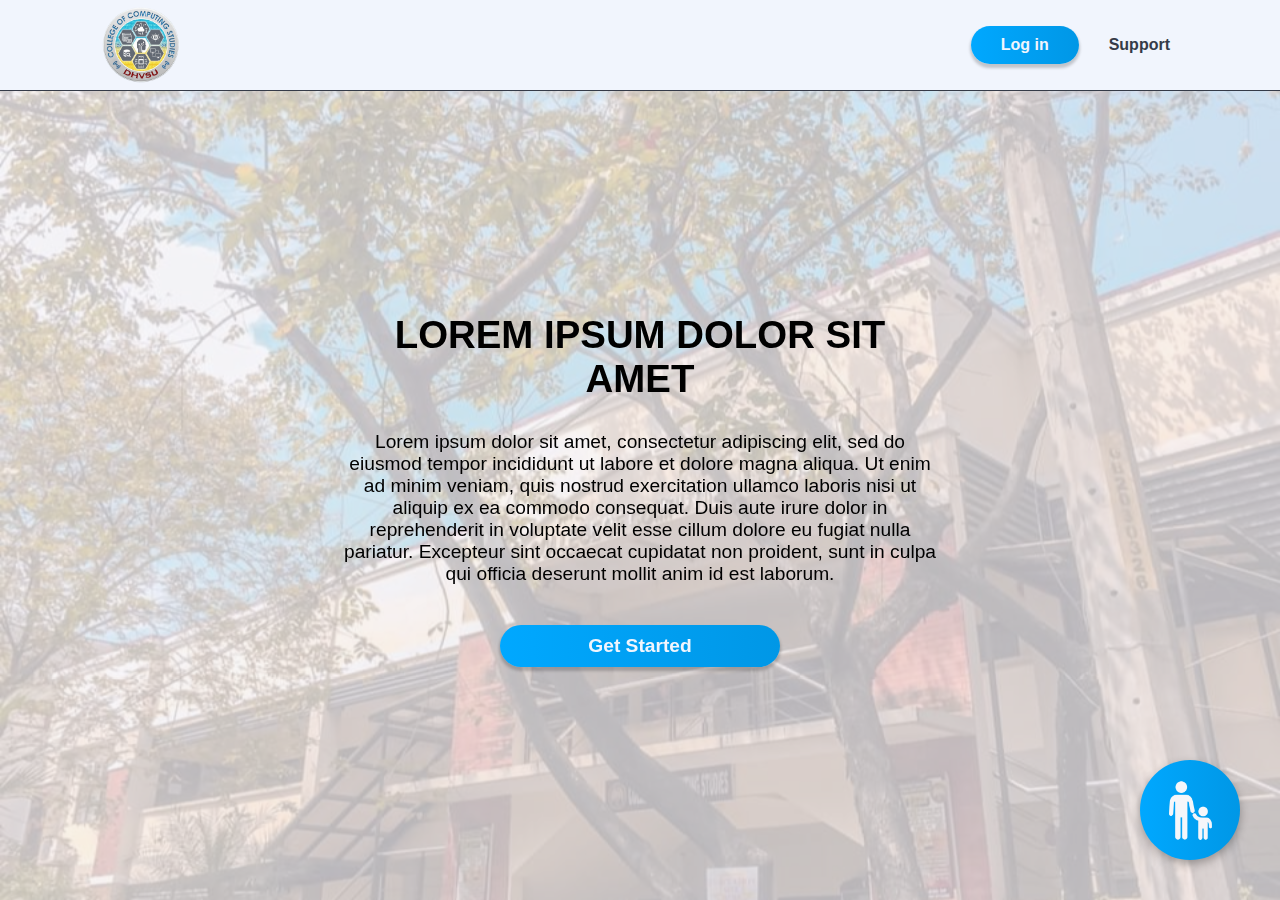
<file: index.html>
<!DOCTYPE html>
<html lang="en">

<head>
    <meta charset="UTF-8">
    <meta name="viewport" content="width=device-width, initial-scale=1.0">
    <title>Home</title>
    <link rel="stylesheet" href="include/styles/styles.css">
    <link rel="stylesheet" href="https://cdnjs.cloudflare.com/ajax/libs/font-awesome/5.15.4/css/all.min.css">
    <link rel="icon" type="image/png" href="image/dhvsucsslogo.png">
    <script src="include/js/javascript.js"></script>
</head>

<body>

    <div class="background">
        <div class="navbar">
            <a href="index.html" class="dhvsu_logo">
                <img src="image/dhvsucsslogo.png" alt="dhvsu_logo">
            </a>

            <div class="magkatabi">
                <div class="login_btn">
                    <a href="#" style="color: #f1f5fd;" class="openModalButton" onclick="toggleModal()">Log in</a>
                </div>
                <div class="support_btn">
                    <a href="#">Support</a>
                </div>
            </div>
        </div>

        <div id="myContent" class="content">
            <h1>LOREM IPSUM DOLOR SIT AMET</h1>
            <p>
                Lorem ipsum dolor sit amet, consectetur adipiscing elit,
                sed do eiusmod tempor incididunt ut labore et dolore magna aliqua. Ut enim ad minim veniam,
                quis nostrud exercitation ullamco laboris nisi ut aliquip ex ea commodo consequat. Duis aute irure
                dolor in reprehenderit in voluptate velit esse cillum dolore eu fugiat nulla pariatur. Excepteur sint
                occaecat cupidatat non proident, sunt in culpa qui officia deserunt mollit anim id est laborum.
            </p>
            <div class="signup_btn">
                <a href="#" style="color: #f1f5fd;" id="openModalButton" onclick="toggleModal()">Get Started</a>
            </div>
        </div>

        <div id="myModal" class="modal">
            <div class="wrapper">
                <div class="title-text">
                    <div class="title student" id="studentTitle">Student</div>
                    <div class="title instructor" id="instructorTitle">Instructor</div>
                </div>
                <div class="form-container">
                    <div class="slide-controls">
                        <input type="radio" name="slide" id="student" checked>
                        <input type="radio" name="slide" id="instructor">
                        <label for="student" class="slide student">STUDENT</label>
                        <label for="instructor" class="slide instructor">INSTRUCTOR</label>
                        <div class="slider-tab"></div>
                    </div>
                    <div class="form-inner">
                        <form id="loginForm" action="#" class="login">
                            <div class="field">
                                <input type="text" placeholder="Email Address" required>
                            </div>
                            <div class="field">
                                <input type="password" id="passwordInput" placeholder="Password" required>
                                <span class="toggle-icon" onclick="togglePassword()"><i class="fas fa-eye" id="eye-icon"></i></span>
                            </div>
                            <div class="pass-link"><a href="#">Forgot password?</a></div>
                            <div class="field btn">
                                <div class="btn-layer"></div>
                                <input type="submit" value="Log In" style="font-weight: bold;">
                            </div>
                            <div class="signup-button">Don't have an account? <a class="create-new" href="#">Create one now</a></div>
                        </form>
                    </div>
                </div>
            </div>
        </div>

        <div class="parent-btn">
            <a href="#"><img src="image/father-and-son.png" alt="parent button" class="openModalButton" onclick="toggleModal()"></a>
        </div>
        <div class="background-img">
            <img src="image/bg.jpg" alt="background">
        </div>
    </div>

    <!-- JavaScript Code -->
    <script>
        function togglePassword() {
            var passwordField = document.getElementById("passwordInput");
            var eyeIcon = document.getElementById("eye-icon");
            if (passwordField.type === "password") {
                passwordField.type = "text";
                eyeIcon.classList.remove("fa-eye");
                eyeIcon.classList.add("fa-eye-slash");
            } else {
                passwordField.type = "password";
                eyeIcon.classList.remove("fa-eye-slash");
                eyeIcon.classList.add("fa-eye");
            }
        }

        document.getElementById('loginForm').addEventListener('submit', function(event) {
            event.preventDefault(); // Prevent the form from submitting normally
            window.location.href = 'C:\\xampp\\htdocs\\ITELEC4\\dashboard_instruct.html';
        });
    </script>

</body>

</html>
</file>
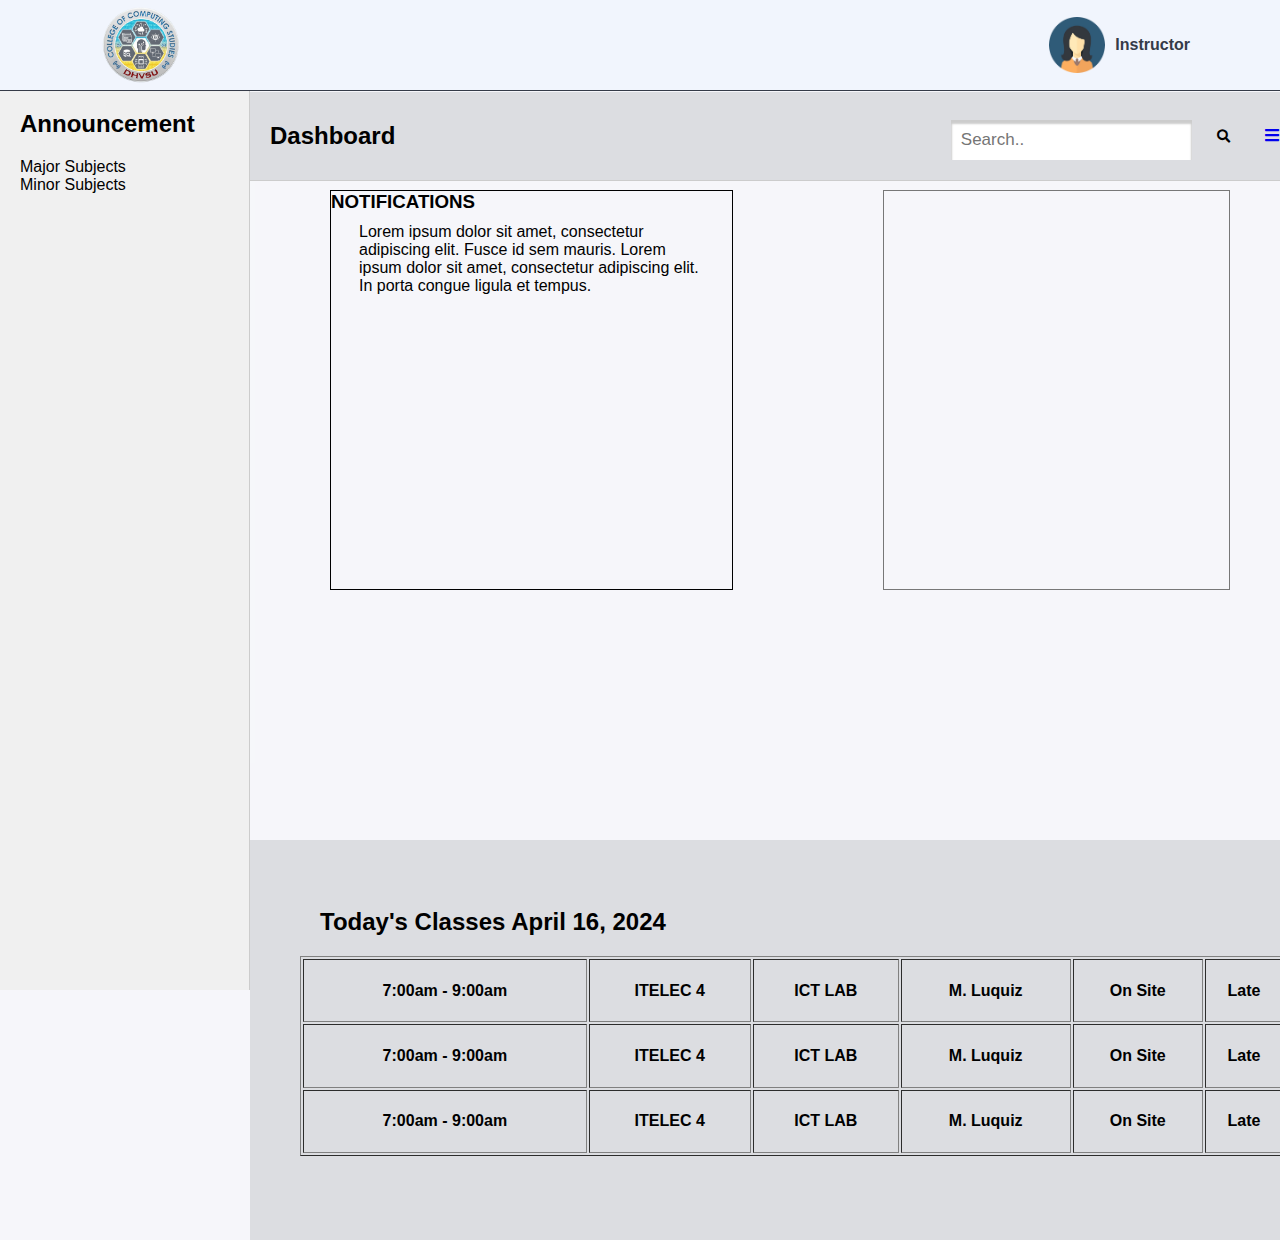
<file: dashboard_instruct.html>
<!DOCTYPE html>
<html lang="en">
<head>
    <meta charset="UTF-8">
    <meta name="viewport" content="width=device-width, initial-scale=1.0">
    <title>Dashboard</title>
    
    <!-- External Stylesheets -->
    <link rel="stylesheet" href="include/styles/styles.css">
    <link rel="stylesheet" href="https://cdnjs.cloudflare.com/ajax/libs/font-awesome/5.15.4/css/all.min.css">
    
    <!-- Favicon -->
    <link rel="icon" type="image/png" href="image/dhvsucsslogo.png">
    
    <!-- External JavaScript -->
    <script src="include/js/javascript.js"></script>
</head>

<body>
    <div class="background">
        <div class="navbar">
            <!-- Logo -->
            <a href="index.html" class="dhvsu_logo">
                <img src="image/dhvsucsslogo.png" alt="dhvsu_logo">
            </a>

            <!-- User Profile -->
            <div class="magkatabi">
                <div class="user_logo">
                    <img src="image/iconuser.png" alt="profileIcon">
                </div>
                <div class="user_name bold-text">
                    Instructor
                </div>
            </div>
        </div>

        <!-- Main Content -->
        <div id="myContent" class="dash-content">
            <!-- Content goes here -->
            <div class="dashboard-left">
                <div class="announcement-panel">
                    <h2>Announcement</h2>
                    <div class="dropdown">
                        <label onclick="toggleDropdown('myDropdown', '.dropbtn')" class="dropbtn">Major Subjects</label>
                        <div id="myDropdown" class="dropdown-content">
                            <a href="#">CAP 323</a>
                            <a href="#">IAS 323</a>
                            <a href="#">IT ELECT 4</a>
                        </div><br>

                        <label onclick="toggleDropdown('myDropdown2', '.dropbtn2')" class="dropbtn2">Minor Subjects</label>
                        <div id="myDropdown2" class="dropdown-content2">
                            <a href="#">CIS 323</a>
                        </div>
                    </div>
                </div>
            </div>
            <div class="dashboard-top">  
                <div class="dash-nav">
                    <div class="nav-left">
                        <h2>Dashboard</h2>
                    </div>
                    <div class="nav-right">
                        <div class="search">
                            <input type="text" placeholder="Search.." name="search">
                            <button type="submit"><i class="fa fa-search"></i></button>
                        </div>
                        <div class="menu">
                            <a href="javascript:void(0);" class="icon" onclick="myFunction()">
                                <i class="fa fa-bars"></i>
                            </a>
                        </div>
                        <div id="myLinks" style="display: none;">
                            <a href="index.html">Log Out</a>
                        </div>
                    </div>
                </div>
                
                <div class="left-side">
                    <!-- <div class="contacts">
                        <div class="user">Jun</div>
                        <div class="user">Jose</div>
                        <div class="user">Juan</div>
                    </div> -->    
                </div>
            </div>
            <div class="dashboard-container">
                <div class="main-notif">
                    <h3>NOTIFICATIONS</h3>
                    <p>
                        Lorem ipsum dolor sit amet, consectetur adipiscing elit. Fusce id sem mauris. 
                        Lorem ipsum dolor sit amet, consectetur adipiscing elit. In porta congue ligula et tempus. </p>
                </div>
                <div class="dashboard-calendar">
                    <div class="calendar">
                        <iframe src="https://calendar.google.com/calendar/embed?height=400&wkst=1&ctz=Asia%2FManila&bgcolor=%23ffffff&title=CALENDAR&src=MjAyMTMwNjg2NkBkaHZzdS5lZHUucGg&src=Y19jbGFzc3Jvb21iOGFhNTg2ZUBncm91cC5jYWxlbmRhci5nb29nbGUuY29t&src=Y19jbGFzc3Jvb20zZjg4OTJkMUBncm91cC5jYWxlbmRhci5nb29nbGUuY29t&src=Y19jbGFzc3Jvb201MGIzYTljMkBncm91cC5jYWxlbmRhci5nb29nbGUuY29t&src=Y19jbGFzc3Jvb204ZDM3ZWVkN0Bncm91cC5jYWxlbmRhci5nb29nbGUuY29t&src=Y19jbGFzc3Jvb21hZGJjN2E1MUBncm91cC5jYWxlbmRhci5nb29nbGUuY29t&src=Y19jbGFzc3Jvb20xYTdlZTgyYUBncm91cC5jYWxlbmRhci5nb29nbGUuY29t&src=Y19jbGFzc3Jvb20wNTc1MWVmN0Bncm91cC5jYWxlbmRhci5nb29nbGUuY29t&src=YWRkcmVzc2Jvb2sjY29udGFjdHNAZ3JvdXAudi5jYWxlbmRhci5nb29nbGUuY29t&src=Y19jbGFzc3Jvb21iNGIyNGRiMEBncm91cC5jYWxlbmRhci5nb29nbGUuY29t&src=Y19jbGFzc3Jvb21hYjZjYjlmZkBncm91cC5jYWxlbmRhci5nb29nbGUuY29t&src=Y19jbGFzc3Jvb21hM2JhYzgxZEBncm91cC5jYWxlbmRhci5nb29nbGUuY29t&src=Y19jbGFzc3Jvb21jYWU3MGI2YkBncm91cC5jYWxlbmRhci5nb29nbGUuY29t&src=Y19jbGFzc3Jvb204YTBkMmExYkBncm91cC5jYWxlbmRhci5nb29nbGUuY29t&src=Y19jbGFzc3Jvb205ZDIzOTIzNEBncm91cC5jYWxlbmRhci5nb29nbGUuY29t&src=Y19jbGFzc3Jvb21jODY4MjEwN0Bncm91cC5jYWxlbmRhci5nb29nbGUuY29t&src=Y19jbGFzc3Jvb201Y2I0MjAyMEBncm91cC5jYWxlbmRhci5nb29nbGUuY29t&src=Y19jbGFzc3Jvb205NzE5NjRmYkBncm91cC5jYWxlbmRhci5nb29nbGUuY29t&src=Y19jbGFzc3Jvb200NjNiMWJkNUBncm91cC5jYWxlbmRhci5nb29nbGUuY29t&src=Y19jbGFzc3Jvb21kNGVhZjNjNUBncm91cC5jYWxlbmRhci5nb29nbGUuY29t&src=Y19jbGFzc3Jvb202MDVjOWM5N0Bncm91cC5jYWxlbmRhci5nb29nbGUuY29t&src=Y19jbGFzc3Jvb21lM2U2OWYwN0Bncm91cC5jYWxlbmRhci5nb29nbGUuY29t&src=Y19jbGFzc3Jvb20yZmVmMThkM0Bncm91cC5jYWxlbmRhci5nb29nbGUuY29t&src=Y19jbGFzc3Jvb21iNWQ0YzRhMUBncm91cC5jYWxlbmRhci5nb29nbGUuY29t&src=Y19jbGFzc3Jvb20xYWE0MDU4Y0Bncm91cC5jYWxlbmRhci5nb29nbGUuY29t&src=Y19jbGFzc3Jvb200ZDExM2QwYUBncm91cC5jYWxlbmRhci5nb29nbGUuY29t&src=Y19jbGFzc3Jvb202MjM2Y2NlMEBncm91cC5jYWxlbmRhci5nb29nbGUuY29t&src=Y19jbGFzc3Jvb20wOTQyNjM1MEBncm91cC5jYWxlbmRhci5nb29nbGUuY29t&color=%23039BE5&color=%230047a8&color=%23202124&color=%23137333&color=%230047a8&color=%230047a8&color=%230047a8&color=%230047a8&color=%2333B679&color=%23007b83&color=%23c26401&color=%230047a8&color=%230047a8&color=%230047a8&color=%230047a8&color=%23c26401&color=%23c26401&color=%23202124&color=%23c26401&color=%23174ea6&color=%23b80672&color=%230047a8&color=%23202124&color=%23202124&color=%23202124&color=%23c26401&color=%237627bb&color=%23c26401" style="border:solid 1px #777" width="100%" height="400" frameborder="0" scrolling="no"></iframe>
                    </div>
                </div>
            </div>
            <div class="dashboard-class">
                <div class="class-sched">
                    <br><h2>Today's Classes <time datetime="2024-04-16">April 16, 2024</time></h2>
                    <table border="1px">
                        <tr>
                            <th>7:00am - 9:00am</th>
                            <th>ITELEC 4</th>
                            <th>ICT LAB</th>
                            <th>M. Luquiz</th>
                            <th>On Site</th>
                            <th>Late</th>
                        </tr>
                        <tr>
                            <th>7:00am - 9:00am</th>
                            <th>ITELEC 4</th>
                            <th>ICT LAB</th>
                            <th>M. Luquiz</th>
                            <th>On Site</th>
                            <th>Late</th>
                        </tr>
                        <tr>
                            <th>7:00am - 9:00am</th>
                            <th>ITELEC 4</th>
                            <th>ICT LAB</th>
                            <th>M. Luquiz</th>
                            <th>On Site</th>
                            <th>Late</th>
                        </tr>
                    </table>
                </div>
            </div>
        </div>
    </div>

    <script>
        function myFunction() {
            var x = document.getElementById("myLinks");
            if (x.style.display === "block") {
                x.style.display = "none";
            } else {
                x.style.display = "block";
            }
        }
    </script>
</body>
</html>
</file>
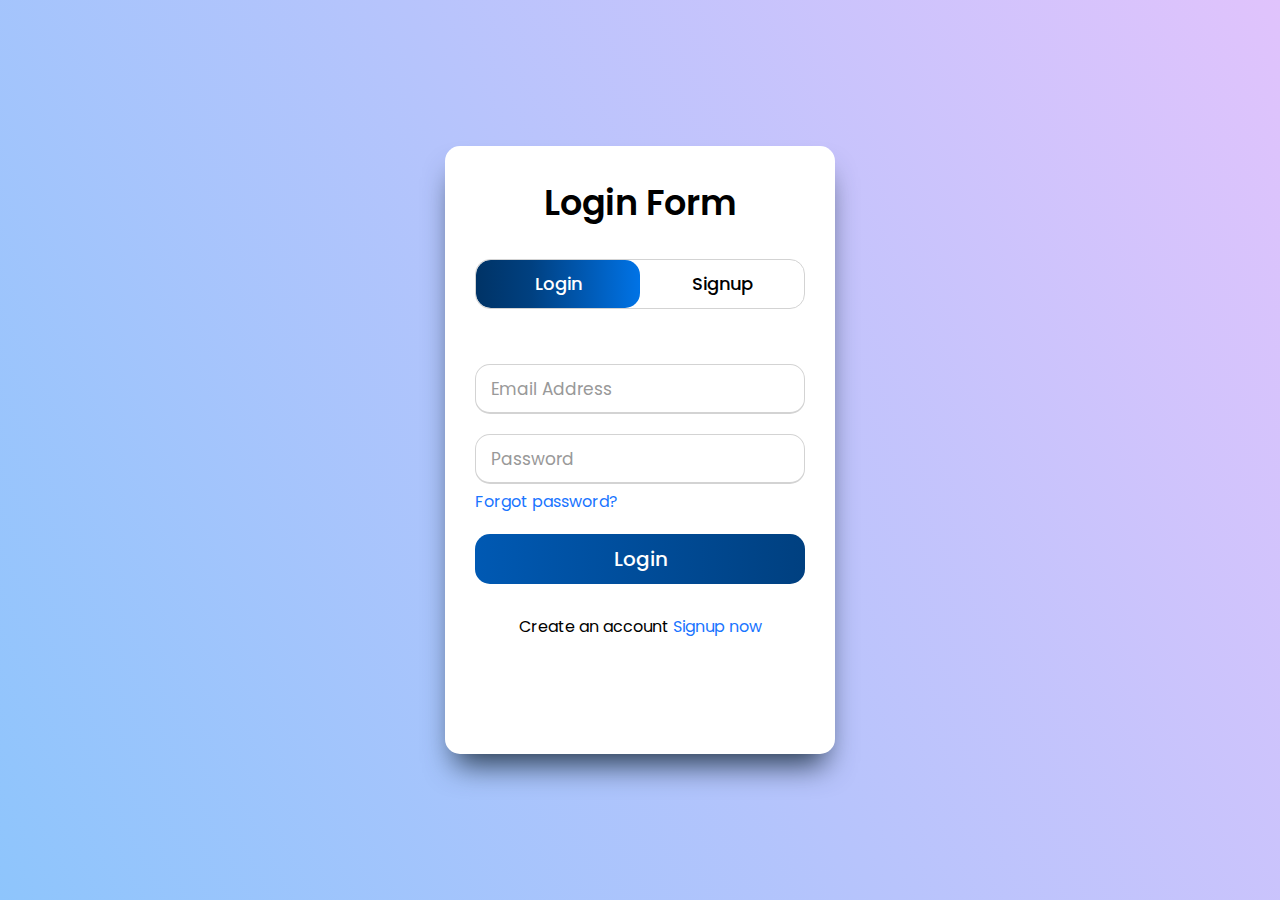
<file: slider.html>
<!DOCTYPE html>
<html lang="en">
<head>
    <meta charset="UTF-8">
    <meta name="viewport" content="width=device-width, initial-scale=1.0">
    <title>Document</title>
    <link rel="stylesheet" href="include\styles\slider.css">
</head>
<body>
    
<div class="wrapper">
    <div class="title-text">
      <div class="title login">Login Form</div>
      <div class="title signup">Signup Form</div>
    </div>
    <div class="form-container">
      <div class="slide-controls">
        <input type="radio" name="slide" id="login" checked>
        <input type="radio" name="slide" id="signup">
        <label for="login" class="slide login">Login</label>
        <label for="signup" class="slide signup">Signup</label>
        <div class="slider-tab"></div>
      </div>
      <div class="form-inner">
        <form action="#" class="login">
          <pre>
          </pre>
          <div class="field">
            <input type="text" placeholder="Email Address" required>
          </div>
          <div class="field">
            <input type="password" placeholder="Password" required>
          </div>
          <div class="pass-link"><a href="#">Forgot password?</a></div>
          <div class="field btn">
            <div class="btn-layer"></div>
            <input type="submit" value="Login">
          </div>
          <div class="signup-link">Create an account <a href="">Signup now</a></div>
        </form>
        <form action="#" class="signup">
          <div class="field">
            <input type="text" placeholder="Name" required>
          </div>
          <div class="field">
            <input type="text" placeholder="Email Address" required>
          </div>
          <div class="field">
            <input type="password" placeholder="Password" required>
          </div>
          <div class="field">
            <input type="password" placeholder="Confirm password" required>
          </div>
          <div class="field btn">
            <div class="btn-layer"></div>
            <input type="submit" value="Signup">
          </div>
          <div class="signup-link">Already have an account? <a href="">Login</a></div>
        </form>
      </div>
    </div>
  </div>
</body>
</html>
</file>
<file: include/styles/styles.css>
@import url('https://fonts.googleapis.com/css?family=Poppins:400,500,600,700&display=swap');

* {
    margin: 0;
    padding: 0;
    box-sizing: border-box;
    font-family: 'Inter', sans-serif;
}

html, body {
    background-color:#f5f6fabc;
    display: grid;
    height: 100%;
    width: 100%;
    place-items: center;
}

.navbar {
    background-color: #f1f5fd;
    color:  #353B48;
    z-index: 1000;
    position: fixed;
    top: 0;
    left: 0;
    width: 100%;
    display: flex;
    justify-content: space-between;
    align-items: center;
    padding: 10px;
    border-bottom: 1.8px solid  #353B48; /* Add bottom border */
}


.dhvsu_logo{
    height: 86px;
    width: 86px;
}

.dhvsu_logo, .magkatabi {
    display: flex;
    margin: auto 80px;
    margin-top: -8px;
    margin-bottom: -8px;
}

.user_logo{
    height: 56px;
    width: 56px;
    display: flex;
    margin: auto 10px;
    margin-top: -4px;
    margin-bottom: -4px;}

.magkatabi {
    display: flex; /* Use Flexbox */
    justify-content: center; /* Center-align items horizontally */
    align-items: center; /* Center-align items vertically */
}
.login_btn, .support_btn {
    margin-right: 10px;
    margin-left: 10px;
    font-weight: bold;
    text-decoration: none;
}

.login_btn,.signup_btn {
    background: linear-gradient(to right, #00A8FF, #0097E6);
    padding: 10px 20px;
    text-decoration: none;
    transition: background 0.3s ease;
    border-radius: 30px;
    box-shadow:0 3px 3px 1px rgba(0, 0, 0, 0.2);
}

.support_btn a {
    padding: 10px 20px;
    border-radius: 5px;
    color: #353B48;
}

.content {
    max-width: 700px; /* Set maximum width */
    margin: 0 auto; /* Center the div horizontally */
    padding: 20px; /* Add some padding */
    box-sizing: border-box; /* Include padding and border in total width */
    text-align: center;
    font-size: larger;
  }
  
  h1 {
    margin-top: 80px; /* Remove default margin from the top */
    margin-bottom: 20px;
    margin-left: 80px;
    margin-right: 80px;
  }
  
  p {
    padding-top: 10px;
    padding-left: 28px; /* Add some padding */
    padding-right: 28px; /* Add some padding */
    margin-bottom: 20px; /* Add margin to the bottom of the paragraph */

  }
  
  .signup_btn {
    justify-content: center; /* Center align horizontally */
    text-align: center; /* Center align the button */
    text-decoration: none;
    background: linear-gradient(to right, #00A8FF, #0097E6);
    align-items: center;
    margin-left: 190px;
    margin-right: 190px;
    margin-top: 40px;
  }

  
 #openModalButton{
    text-align: center;
text-decoration: none;
font-weight: bold;}

  

/* Hover effects */
.login_btn:hover,.signup_btn:hover {

    background: -webkit-linear-gradient(left, rgb(0, 107, 160), #0081c7);
    color: #DCDDE1 /* Text color on hover */
}

.support_btn a:hover {
    color: #0081c7;
    
}

.navbar a {
    text-decoration: none;
    padding: 5px 10px;

}

::selection {
    background: #00A8FF;
    color:#f5f6fab1;
}

.wrapper {
    margin-top: 80PX;
    overflow: hidden;
    width: 390PX;
    height: 500px;
    background-color: #f1f5fd;
    padding: 56px;
    border-radius: 35px;
    box-shadow: 0 12px 4px rgba(0, 0, 0, 0.1), inset 0 4px 1px rgb(255, 255, 255);
}

.wrapper .title-text {
    display: flex;
    width: 200%;
}

.wrapper .title {
    width: 50%;
    font-size: 35px;
    font-weight: 600;
    text-align: center;
    transition: all 0.6s cubic-bezier(0.68,-0.55,0.265,1.55);
}



.slide-controls {
    position: relative;
    display: flex;
    height: 50px;
    width: 100%;
    overflow: hidden;
    margin: 30px 0 10px;
    justify-content: space-between;
    border: 1px solid lightgrey;
    border-radius: 45px;
    box-shadow: inset 0 3px 2px 1px rgba(0, 0, 0, 0.2);
}

.slide-controls .slide {
    height: 100%;
    width: 100%;
    color: #f1f5fd;
    font-size: 18px;
    font-weight: bold;
    text-align: center;
    line-height: 48px;
    cursor: pointer;
    z-index: 1;
    transition: all 0.6s ease;
}

.slide-controls label {
    color: #000;
}

.slide-controls .slider-tab {
    position: absolute;
    height: 100%;
    width: 50%;
    left: 0;
    z-index: 0;
    border-radius: 35px;
    background: -webkit-linear-gradient(left, #00A8FF, #0097E6);
    transition: all 0.6s cubic-bezier(0.68,-0.55,0.265,1.55);
}

input[type="radio"] {
    display: none;
}


#instructor:checked ~ .slider-tab {
    left: 50%;
}

#instructor:checked ~ label.instructor {
    color: #f1f5fd;
    cursor: default;
    user-select: none;
}

#instructor:checked ~ label.student,
#student:checked ~ label.instructor {
    color: #000;
}

#student:checked ~ label.student {
    cursor: default;
    user-select: none;
}

.form-container .form-inner {
    display: flex;
    width: 200%;
    
}

.form-container .form-inner form {
    width: 50%;
    transition: all 0.6s cubic-bezier(0.68,-0.55,0.265,1.55);
}

.form-inner form .field {
    
    height: 50px;
    width: 100%;
 
}

.form-inner form .field input {
    background-color: #f1f5fd;
    height: 100%;
    width: 100%;
    outline: none;
    padding-left: 15px;
    border-radius: 15px;
    border: 1px solid lightgrey;
    border-bottom-width: 2px;
    font-size: 17px;
    transition: all 0.3s ease;
}


input[type="text"],[type="password"] {
    background-image: #DCDDE1;
    box-shadow: inset 0 3px 2px 1px rgba(0, 0, 0, 0.2);
}



.field {
    margin-bottom: 10px; /* Adjust this value to increase or decrease the space */
}

input[type="submit"]{
        font-weight: bold;
}

.form-inner form .field input:focus {
    border-color: #00A8FF;
}

.form-inner form .field input::placeholder {
    color: #999;
}

form .field input:focus::placeholder {
    color: #00A8FF;
}

.form-inner form .pass-link {
    margin-top: 20px;
    margin-bottom: 20px;
    text-align: center;
}

.form-inner form .submit-button {
    text-align: center;
    margin-top: 30px;

}

.form-inner form .pass-link a,
.form-inner form .submit-button a {
    color: #00A8FF;
    text-decoration: none;
}


.pass-link a:hover {
    color: #0097E6; /* Change text color on hover */
}


form .btn {
    height: 50px;
    width: 100%;
    border-radius: 45px;
    position: relative;
    overflow: hidden;
}

form .btn .btn-layer {
    height: 100%;
    width: 300%;
    position: absolute;
    left: -100%;
    background: -webkit-linear-gradient(left, #00A8FF, #0097E6);
    border-radius: 15px;
    transition: all 0.4s ease;
}

form .btn:hover .btn-layer {
    left: 0;
}

form .btn input[type="submit"] {
    height: 100%;
    width: 100%;
    z-index: 1;
    position: relative;
    background: none;
    border: none;
    color: #fff;
    padding-left: 0;
    border-radius: 15px;
    font-size: 20px;
    font-weight: 500;
    cursor: pointer;
}

.signup-button  {
    margin-top: 20px;
    font-size: 12px;
    color: black;
    text-align: center; /* Center the text */
}

.signup-button .create-new {
    color: #00A8FF;
text-decoration: none;
}

.signup-button .create-new:hover  { 
    color:#0097E6;
    }

/* Add these styles to your existing CSS */
.parent-btn {
    position: fixed;
    bottom: 20px;
    right: 20px;
    margin: auto 20px 20PX;
}

.parent-btn a {
    display: flex;
    justify-content: center; /* Center the content horizontally */
    align-items: center; /* Center the content vertically */
    width: 80px;  /* Adjust size as needed */
    height: 80px; /* Adjust size as needed */
    border-radius: 50%; /* Makes it circular */
    background: linear-gradient(to right, #00A8FF, #0097E6);
    box-shadow: 0px 4px 10px rgba(0, 0, 0, 0.3);
    
}


.parent-btn a {
    display: flex;
    justify-content: center; /* Center the content horizontally */
    align-items: center; /* Center the content vertically */
    width: 100px;  /* Adjust size as needed */
    height: 100px; /* Adjust size as needed */
    border-radius: 50%; /* Makes it circular */
    background-color: blue; /* Set background color to blue */
    transition: background 0.3s ease;
}

.parent-btn a img {
    max-width: 75%; /* Make sure the image fits inside the circle */
    max-height: 75%; /* Make sure the image fits inside the circle */
}

.parent-btn a:hover {
    background: -webkit-linear-gradient(left, rgb(0, 107, 160), #0081c7);
    /* You can also add other hover effects here like changing text color */
}


.background-img {
    position: fixed; /* Fixed position to cover the entire screen */
    top: 0;
    left: 0;
    right: 0;
    bottom: 0;
    z-index: -1; /* Set z-index to place it behind other content */
}

.background-img img {
    width: 100%; /* Make the image cover the entire container */
    height: 100%; /* Make the image cover the entire container */
    object-fit: cover; /* Cover aspect ratio */
}




/* For Submit Button */
form .btn input[type="submit"]:hover {
    background: -webkit-linear-gradient(left, rgb(0, 107, 160), #0081c7);
    color: #DCDDE1 /* Text color on hover */
}


.bold-text {
    font-weight: bold;
}

.field {
    position: relative;
}

.toggle-icon {
    position: absolute;
    right: 10px; /* Adjust this value to move the eye icon closer or farther from the right edge */
    top: 50%; /* Center vertically */
    transform: translateY(-50%);
    cursor: pointer;
}


.modal, .dropdown-content, .dropdown-content2, i{
    display: none;
 
  }

.dropdown,.dropbtn,.dropbtn2{
    cursor: pointer;
}

.seach input[type=text] {
    float: right;
    padding: 6px;
    border: none;
    margin-top: 8px;
    margin-right: 16px;
    font-size: 17px;
  }

  /* DITO YUNG NA EDIT KO */


.dashboard-top {
    margin-top: 60px; /* Adjust the margin top to position it below the main navbar */
    padding: 20px; /* Optional: Add padding */
    background-color: #DCDDE1;
    border-bottom: 1px solid #ccc; /* Optional: Add border for separation */
    position: fixed;
    top: 32px;
    left: 250px;
    width: 91%;;
    padding: 20px;
    z-index: 1000;

}
.dash-nav {
    display: flex;
    align-items: center;
}

.nav-left {
    flex: 1; /* Takes up all available space */
    padding-right: 5em ;
}

.nav-right {
    display: flex;
    align-items: center;
    padding-RIGHT: 6em;
}


.search {
    margin-right: 20px; /* Adjust spacing as needed */
    display: flex; /* Add this to make the input and button appear side by side */
}

.search input[type=text] {
    float: left; /* Remove this to make it visible */
    padding: 10px; /* Adjust padding as needed */
    border: none;
    margin-top: 8px;
    margin-right: 10px; /* Adjust margin as needed */
    font-size: 17px;
    flex: 1; /* Allow it to take up remaining space */
}

.search button[type=submit] {
    padding: 10px 15px; /* Adjust padding as needed */
    border: none;
    background-color: #DCDDE1; /* Change background color if needed */
    cursor: pointer;
}

.menu {
    margin-right: 20px; /* Adjust spacing as needed */
}

#myLinks {
    display: flex;
    flex-direction: column;
    position: absolute;
    top: 100%; /* Position it below the menu icon */
    right: 0;
    background-color: #f1f1f1; /* Background color for the dropdown */
    z-index: 1000;
}

#myLinks a {
    padding: 12px;
    text-decoration: none;
    color: black;
    display: block;
    text-align: center;
    padding-RIGHT:7em;
}

#myLinks a:hover {
    background-color: #ddd; /* Change background color on hover */
}
















.dashboard-left {
    position: fixed;
    top: 90px;
    left: 0;
    height: 100%; /* Adjust height as needed */
    width: 250px; /* Adjust width as needed */
    background-color: #f0f0f0; /* Set background color */
    border-right: 1px solid #ccc; /* Optional: Add border for separation */
    padding: 20px; /* Optional: Add padding */
    box-sizing: border-box; /* Ensure padding is included in width */
}

.dashboard-left h2 {
    margin-bottom: 20px; /* Optional: Add margin to the heading */
}

.dropdown {
    margin-bottom: 20px; /* Optional: Add margin to the dropdown */
}

.dashboard-container {
    display: flex;
    justify-content: flex-end;
    align-items: flex-start;
    height: 80vh;
    padding-left: 20em;
    margin-top: 120px;
    
}

.dashboard-calendar {
    width: 100%;
    margin-top: 20px;
    
}

.calendar {
    padding: 50px;
}

.main-notif{
    margin-top: 70px;
    margin-left: 10px;
    margin-right: 100px;
    border: 1px solid #000;
    width: 90%;
    height: 400px;
}

.class-sched{
    background-color: #DCDDE1;
    width: 85%;
    height: 400px;
    padding-left: 50px;
    margin-left: 250px;
}
.class-sched table{
    margin-top: 20px;
    width: 95%;
    height: 50%;
}
.class-sched h2{
    padding-top: 50px;
    padding-left: 20px;
}
</file>
